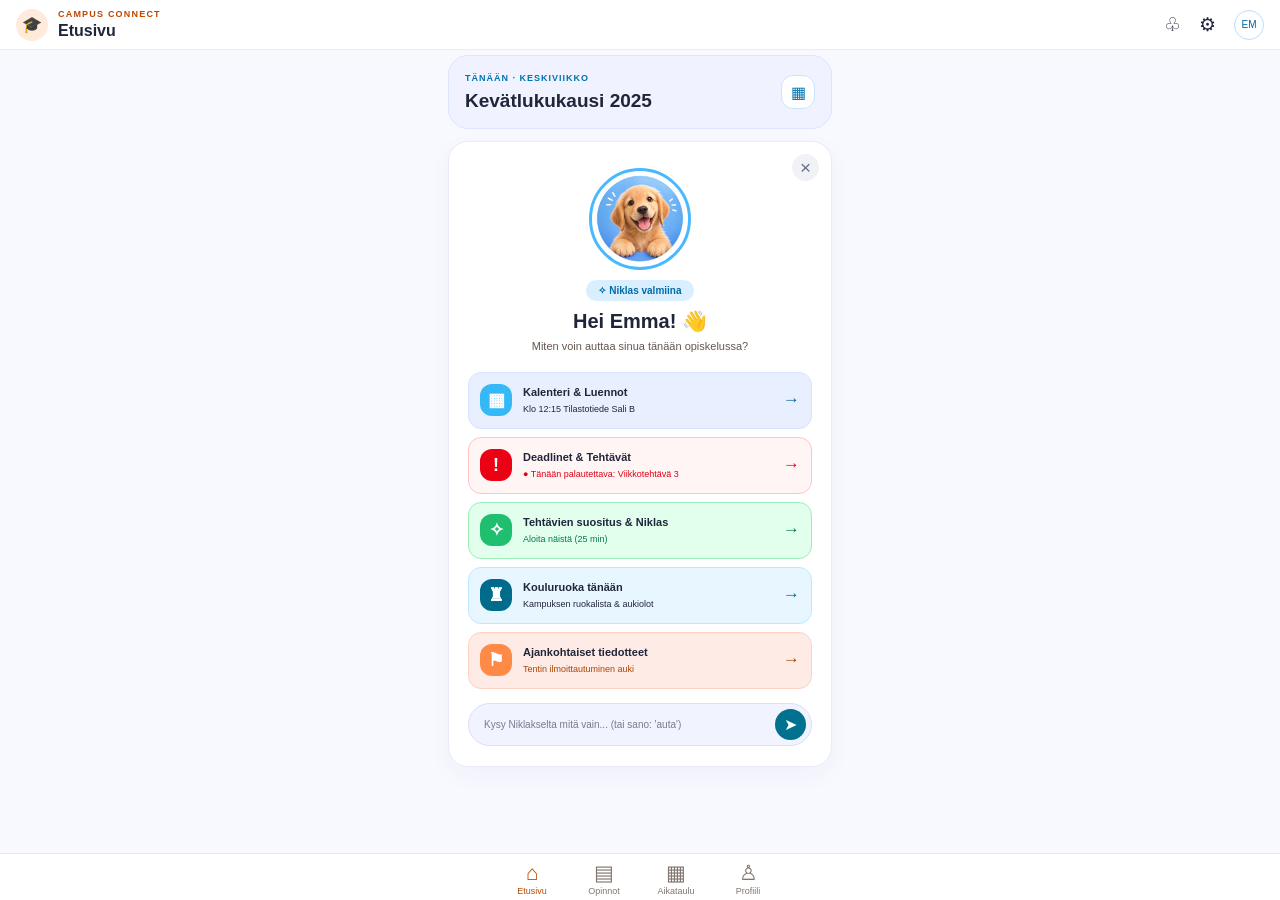
<file: Tekoälyavustaja/index.html>
<!DOCTYPE html>
<html lang="fi">
<head>
    <meta charset="UTF-8">
    <meta name="viewport" content="width=device-width, initial-scale=1.0">
    <meta name="description" content="Campus Connect - opiskelijan oma avustaja.">
    <title>Campus Connect – Etusivu</title>
    <link rel="stylesheet" href="style.css">
</head>
<body>

    <header class="topbar">
        <a class="brand" href="index.html" aria-label="Campus Connect, etusivu">
            <span class="brand-icon" aria-hidden="true">🎓</span>
            <span>
                <small>CAMPUS CONNECT</small>
                <strong>Etusivu</strong>
            </span>
        </a>

        <nav class="top-actions" aria-label="Päätoiminnot">
            <a href="#tiedotteet" aria-label="Tiedotteet">♧</a>
            <a href="profiili.html" aria-label="Asetukset ja profiili">⚙</a>
            <a class="initials" href="profiili.html">EM</a>
        </nav>
    </header>

    <main class="container">

        <section class="semester" aria-label="Lukukausi">
            <div>
                <p class="eyebrow">TÄNÄÄN · KESKIVIIKKO</p>
                <h1>Kevätlukukausi 2025</h1>
            </div>
            <span class="calendar-icon" aria-hidden="true">▦</span>
        </section>

        <section class="assistant-card" aria-labelledby="welcome-title">

            <button class="close-button" type="button"
                    aria-label="Piilota tervehdys"
                    onclick="document.querySelector('.welcome').hidden = true">
                ×
            </button>

            <div class="welcome">
                <img class="puppy"
                     src="niklas.png"
                     alt="Niklas-avustajan iloinen kultainennoutaja">

                <span class="status">✧ Niklas valmiina</span>

                <h2 id="welcome-title">Hei Emma! 👋</h2>
                <p>Miten voin auttaa sinua tänään opiskelussa?</p>
            </div>

            <nav class="quick-links" aria-label="Opiskelijan pikatoiminnot">

                <a class="action action-blue" href="aikataulu.html">
                    <span class="action-icon" aria-hidden="true">▦</span>
                    <span class="action-text">
                        <strong>Kalenteri &amp; Luennot</strong>
                        <small>Klo 12:15 Tilastotiede Sali B</small>
                    </span>
                    <span class="arrow" aria-hidden="true">→</span>
                </a>

                <a class="action action-red" href="opinnot.html">
                    <span class="action-icon" aria-hidden="true">!</span>
                    <span class="action-text">
                        <strong>Deadlinet &amp; Tehtävät</strong>
                        <small>● Tänään palautettava: Viikkotehtävä 3</small>
                    </span>
                    <span class="arrow" aria-hidden="true">→</span>
                </a>

                <a class="action action-green" href="chat.html">
                    <span class="action-icon" aria-hidden="true">✧</span>
                    <span class="action-text">
                        <strong>Tehtävien suositus &amp; Niklas</strong>
                        <small>Aloita näistä (25 min)</small>
                    </span>
                    <span class="arrow" aria-hidden="true">→</span>
                </a>

                <a class="action action-cyan" href="ruokailu.html">
                    <span class="action-icon" aria-hidden="true">♜</span>
                    <span class="action-text">
                        <strong>Kouluruoka tänään</strong>
                        <small>Kampuksen ruokalista &amp; aukiolot</small>
                    </span>
                    <span class="arrow" aria-hidden="true">→</span>
                </a>

                <a class="action action-orange" href="#tiedotteet" id="tiedotteet">
                    <span class="action-icon" aria-hidden="true">⚑</span>
                    <span class="action-text">
                        <strong>Ajankohtaiset tiedotteet</strong>
                        <small>Tentin ilmoittautuminen auki</small>
                    </span>
                    <span class="arrow" aria-hidden="true">→</span>
                </a>

            </nav>

            <form class="chat-form" action="chat.html" method="get">
                <label class="visually-hidden" for="question">
                    Kysy Niklakselta
                </label>
                <input id="question" name="q" type="text"
                       placeholder="Kysy Niklakselta mitä vain... (tai sano: 'auta')">
                <button type="submit" aria-label="Lähetä kysymys">➤</button>
            </form>

        </section>
    </main>

    <nav class="bottom-nav" aria-label="Alavalikko">
        <a class="nav-item active" href="index.html">
            <span aria-hidden="true">⌂</span>
            <small>Etusivu</small>
        </a>
        <a class="nav-item" href="opinnot.html">
            <span aria-hidden="true">▤</span>
            <small>Opinnot</small>
        </a>
        <a class="nav-item" href="aikataulu.html">
            <span aria-hidden="true">▦</span>
            <small>Aikataulu</small>
        </a>
        <a class="nav-item" href="profiili.html">
            <span aria-hidden="true">♙</span>
            <small>Profiili</small>
        </a>
    </nav>

</body>
</html>
</file>
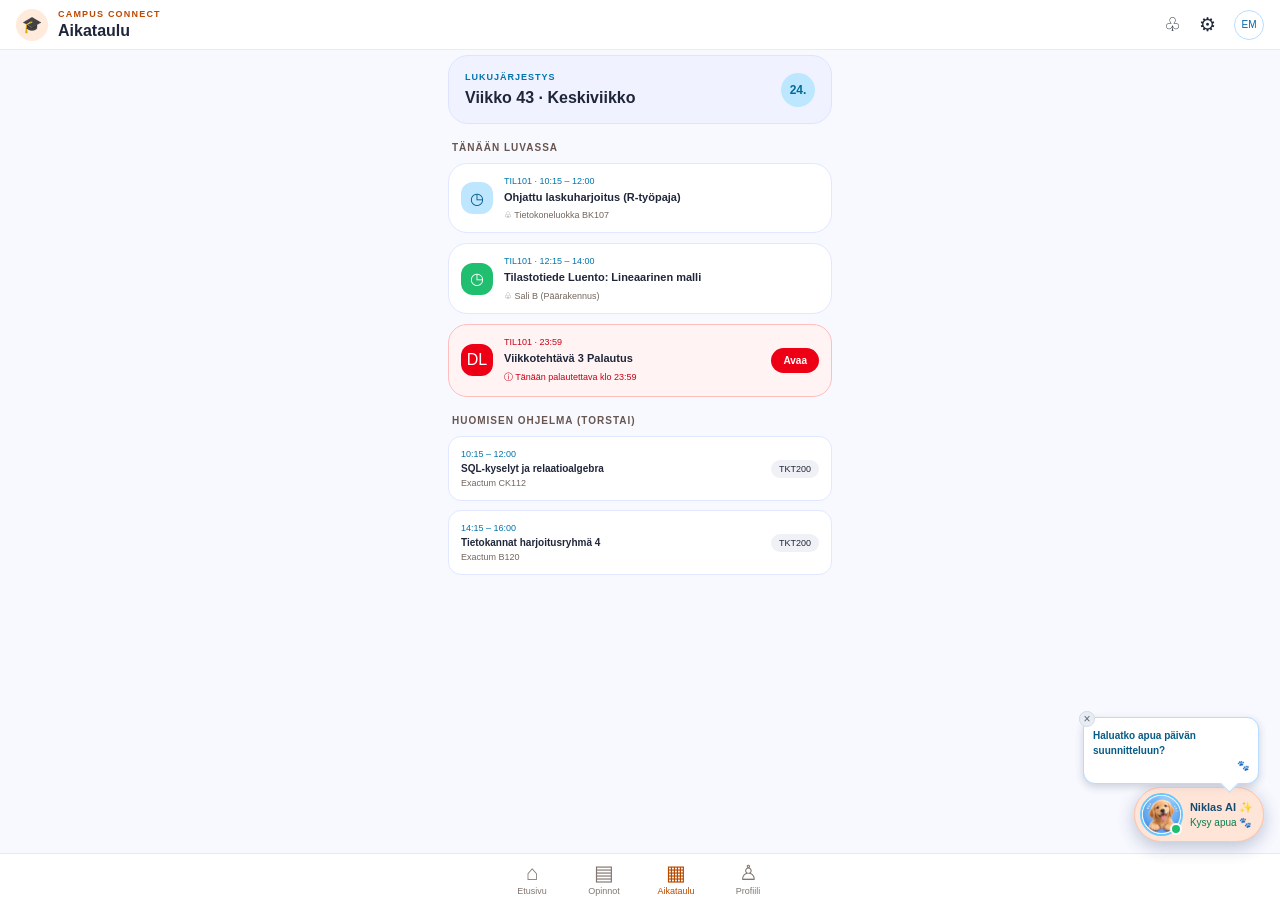
<file: Tekoälyavustaja/aikataulu.html>
<!-- Niklas-avustaja -->
<aside class="niklas-widget" aria-label="Niklas-avustaja">

    <!-- Avattu näkymä -->
    <div class="niklas-expanded" id="niklas-expanded">

        <div class="niklas-tip">
            <button
                class="niklas-close"
                id="niklas-close"
                type="button"
                aria-label="Pienennä Niklas-avustaja"
            >×</button>

            <strong>Tarkistetaanko R-koodia tai kurssien edistymistä?</strong>
            <span aria-hidden="true">🐾</span>
        </div>

        <button
            class="niklas-avatar-button"
            id="niklas-avatar-button"
            type="button"
            aria-label="Avaa Niklas-keskustelu"
        >
            <img src="niklas.png" alt="">
            <span class="niklas-online"></span>
        </button>

        <div class="niklas-name">
            <strong>Niklas AI ✨</strong>
            <small>Kysy apua 🐾</small>
        </div>

    </div>

    <!-- Pienennetty sininen laatikko -->
    <button
        class="niklas-collapsed"
        id="niklas-collapsed"
        type="button"
        aria-label="Avaa Niklas-avustaja"
        hidden
    >
        Niklas
    </button>

</aside>

<script>
    const niklasExpanded = document.getElementById("niklas-expanded");
    const niklasCollapsed = document.getElementById("niklas-collapsed");
    const niklasClose = document.getElementById("niklas-close");
    const niklasAvatar = document.getElementById("niklas-avatar-button");

    // Ruksi pienentää avustajan siniseksi laatikoksi.
    niklasClose.addEventListener("click", function () {
        niklasExpanded.hidden = true;
        niklasCollapsed.hidden = false;
    });

    // Sinistä laatikkoa painamalla avustaja avautuu uudelleen.
    niklasCollapsed.addEventListener("click", function () {
        niklasCollapsed.hidden = true;
        niklasExpanded.hidden = false;
    });

    // Koiran painaminen avaa keskustelun.
    niklasAvatar.addEventListener("click", function () {
        window.location.href = "chat.html";
    });
</script>

<!DOCTYPE html>
<html lang="fi">
<head>
    <meta charset="UTF-8">
    <meta name="viewport" content="width=device-width, initial-scale=1.0">
    <meta name="description" content="Campus Connectin lukujärjestys.">
    <title>Campus Connect – Aikataulu</title>
    <link rel="stylesheet" href="style.css">
    <style>
        .week-card {
            display: flex; justify-content: space-between; align-items: center;
            padding: 16px; margin-bottom: 16px;
            background: #f0f3ff; border: 1px solid #dce4ff; border-radius: 20px;
        }
        .week-card h1 { font-size: 16px; margin: 5px 0 0; }
        .week-number {
            display: grid; place-items: center; width: 34px; height: 34px;
            border-radius: 50%; background: #bce7ff; color: #006b9b;
            font-weight: bold; font-size: 12px;
        }
        .group-title {
            margin: 18px 4px 10px; font-size: 10px;
            letter-spacing: 1px; color: #67564f;
        }
        .event-card {
            display: flex; align-items: center; gap: 11px;
            padding: 12px; margin-bottom: 10px; border: 1px solid #e1e8ff;
            border-radius: 19px; background: white;
        }
        .event-icon {
            flex: 0 0 32px; height: 32px; display: grid; place-items: center;
            border-radius: 12px; background: #bfe6ff; color: #005b8d;
        }
        .event-details { flex: 1; min-width: 0; }
        .event-details small { display: block; color: #0074ac; font-size: 9px; margin-bottom: 4px; }
        .event-details h2 { font-size: 11px; margin: 0 0 5px; line-height: 1.4; }
        .event-details p { font-size: 9px; margin: 0; color: #74665e; }
        .event-green .event-icon { background: #20bf70; color: white; }
        .event-red { background: #fff3f3; border-color: #ffbebe; }
        .event-red .event-icon { background: #ed0015; color: white; }
        .event-red .event-details small, .event-red .event-details p { color: #c80014; }
        .open-button {
            border: 0; border-radius: 20px; padding: 7px 12px;
            background: #ed0015; color: white; font-size: 10px;
            font-weight: bold; cursor: pointer;
        }
        .tomorrow-card {
            display: flex; justify-content: space-between; align-items: center;
            gap: 8px; padding: 12px; margin-bottom: 9px;
            background: white; border: 1px solid #e1e8ff; border-radius: 13px;
        }
        .tomorrow-card strong { display: block; font-size: 10px; margin: 4px 0; }
        .tomorrow-card small { display: block; color: #0074ac; font-size: 9px; }
        .tomorrow-card p { margin: 0; color: #74665e; font-size: 9px; }
        .course-tag { background: #f0f1f6; padding: 4px 8px; border-radius: 12px; font-size: 9px; white-space: nowrap; }
    </style>
</head>
<body>
<header class="topbar">
    <a class="brand" href="index.html">
        <span class="brand-icon" aria-hidden="true">🎓</span>
        <span><small>CAMPUS CONNECT</small><strong>Aikataulu</strong></span>
    </a>
    <nav class="top-actions" aria-label="Päätoiminnot">
        <a href="opinnot.html" aria-label="Opinnot">♧</a>
        <a href="profiili.html" aria-label="Asetukset">⚙</a>
        <a class="initials" href="profiili.html">EM</a>
    </nav>
</header>

<main class="container">
    <section class="week-card">
        <div>
            <p class="eyebrow">LUKUJÄRJESTYS</p>
            <h1>Viikko 43 · Keskiviikko</h1>
        </div>
        <span class="week-number">24.</span>
    </section>

    <h2 class="group-title">TÄNÄÄN LUVASSA</h2>

    <article class="event-card">
        <span class="event-icon" aria-hidden="true">◷</span>
        <div class="event-details">
            <small>TIL101 · 10:15 – 12:00</small>
            <h2>Ohjattu laskuharjoitus (R-työpaja)</h2>
            <p>♧ Tietokoneluokka BK107</p>
        </div>
    </article>

    <article class="event-card event-green">
        <span class="event-icon" aria-hidden="true">◷</span>
        <div class="event-details">
            <small>TIL101 · 12:15 – 14:00</small>
            <h2>Tilastotiede Luento: Lineaarinen malli</h2>
            <p>♧ Sali B (Päärakennus)</p>
        </div>
    </article>

    <article class="event-card event-red">
        <span class="event-icon" aria-hidden="true">DL</span>
        <div class="event-details">
            <small>TIL101 · 23:59</small>
            <h2>Viikkotehtävä 3 Palautus</h2>
            <p>ⓘ Tänään palautettava klo 23:59</p>
        </div>
        <button class="open-button" type="button"
                onclick="alert('Tämä on esimerkkitoiminto.')">Avaa</button>
    </article>

    <h2 class="group-title">HUOMISEN OHJELMA (TORSTAI)</h2>

    <article class="tomorrow-card">
        <div>
            <small>10:15 – 12:00</small>
            <strong>SQL-kyselyt ja relaatioalgebra</strong>
            <p>Exactum CK112</p>
        </div>
        <span class="course-tag">TKT200</span>
    </article>

    <article class="tomorrow-card">
        <div>
            <small>14:15 – 16:00</small>
            <strong>Tietokannat harjoitusryhmä 4</strong>
            <p>Exactum B120</p>
        </div>
        <span class="course-tag">TKT200</span>
    </article>
</main>

<nav class="bottom-nav" aria-label="Alavalikko">
    <a class="nav-item" href="index.html"><span aria-hidden="true">⌂</span><small>Etusivu</small></a>
    <a class="nav-item" href="opinnot.html"><span aria-hidden="true">▤</span><small>Opinnot</small></a>
    <a class="nav-item active" href="aikataulu.html" aria-current="page"><span aria-hidden="true">▦</span><small>Aikataulu</small></a>
    <a class="nav-item" href="profiili.html"><span aria-hidden="true">♙</span><small>Profiili</small></a>
</nav>

<aside class="niklas-widget" aria-label="Niklas-avustaja">
    <button class="niklas-collapsed" id="niklas-collapsed" type="button" hidden>Niklas</button>
    <div class="niklas-expanded" id="niklas-expanded">
        <div class="niklas-tip">
            <button class="niklas-close" id="niklas-close" type="button" aria-label="Pienennä avustaja">×</button>
            <strong>Haluatko apua päivän suunnitteluun?</strong><span aria-hidden="true">🐾</span>
        </div>
        <button class="niklas-avatar-button" id="niklas-avatar-button" type="button" aria-label="Avaa Niklas-keskustelu">
            <img src="niklas.png" alt=""><span class="niklas-online"></span>
        </button>
        <div class="niklas-name"><strong>Niklas AI ✨</strong><small>Kysy apua 🐾</small></div>
    </div>
</aside>
<script>
    const expanded = document.getElementById("niklas-expanded");
    const collapsed = document.getElementById("niklas-collapsed");
    document.getElementById("niklas-close").addEventListener("click", () => {
        expanded.hidden = true;
        collapsed.hidden = false;
    });
    collapsed.addEventListener("click", () => {
        collapsed.hidden = true;
        expanded.hidden = false;
    });
    document.getElementById("niklas-avatar-button").addEventListener("click", () => {
        window.location.href = "chat.html";
    });
</script>
</body>
</html>
</file>
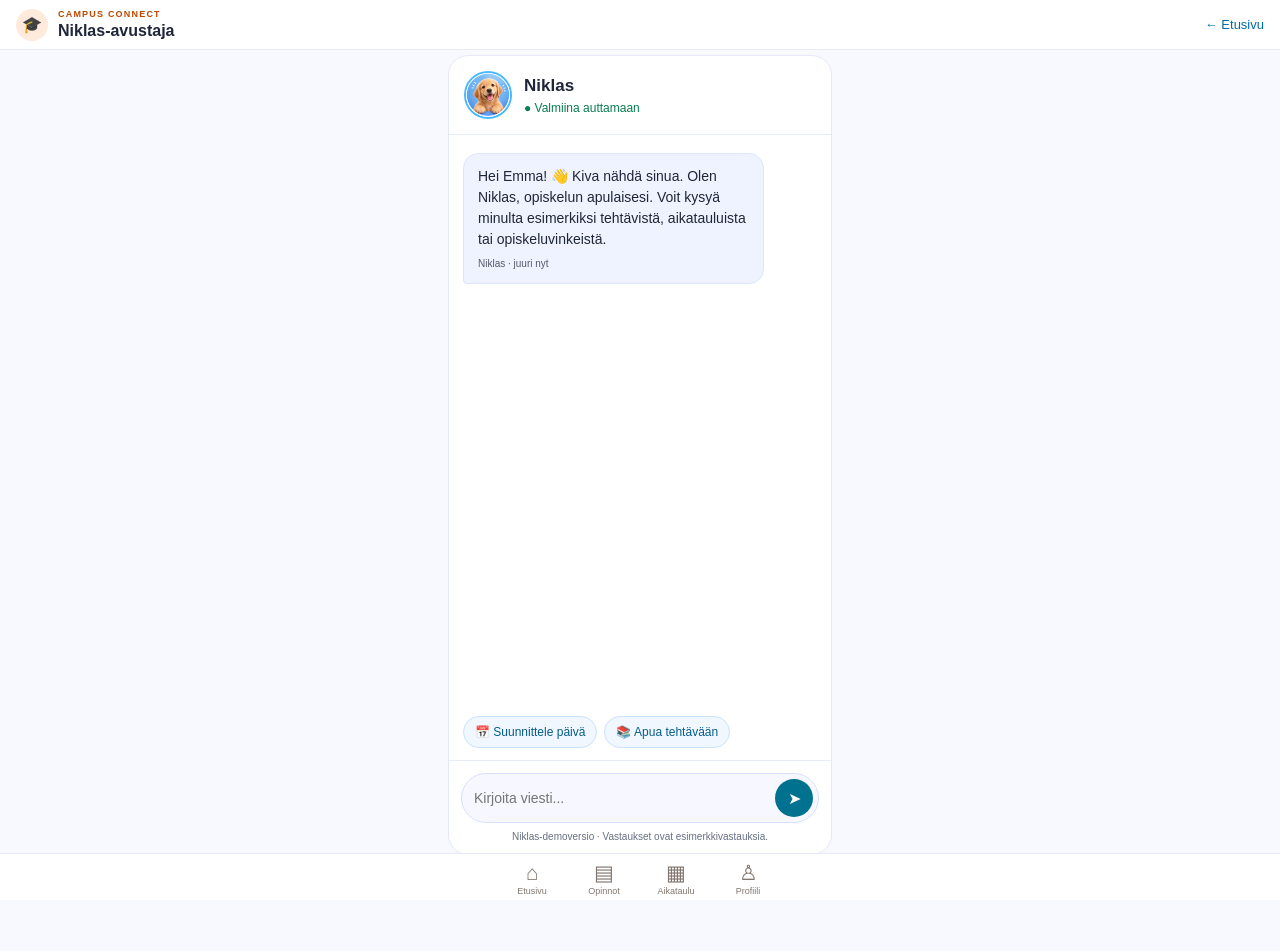
<file: Tekoälyavustaja/chat.html>
<!DOCTYPE html>
<html lang="fi">
<head>
    <meta charset="UTF-8">
    <meta name="viewport" content="width=device-width, initial-scale=1.0">
    <meta name="description" content="Keskustele Niklas-opiskeluavustajan kanssa.">
    <title>Campus Connect – Niklas-avustaja</title>
    <link rel="stylesheet" href="style.css">
    <style>
        .chat-page {
            display: flex;
            flex-direction: column;
            height: calc(100dvh - 100px);
            min-height: 400px;
            max-height: 850px;
            background: white;
            border: 1px solid #e5e9f7;
            border-radius: 20px;
            overflow: hidden;
        }

        .chat-header {
            display: flex;
            align-items: center;
            gap: 12px;
            padding: 15px;
            border-bottom: 1px solid #e8ebf8;
        }

        .chat-header img {
            width: 48px;
            height: 48px;
            border-radius: 50%;
            object-fit: cover;
            border: 2px solid #49b9ff;
        }

        .chat-header h1 {
            font-size: 17px;
            margin: 0 0 5px;
        }

        .chat-header p {
            margin: 0;
            font-size: 12px;
            color: #087d50;
        }

        .back-link {
            margin-left: auto;
            color: #006ba4;
            font-size: 13px;
        }

        .conversation {
            flex: 1;
            overflow-y: auto;
            padding: 18px 14px;
            display: flex;
            flex-direction: column;
            gap: 14px;
        }

        .message {
            max-width: 85%;
            padding: 12px 14px;
            border-radius: 15px;
            font-size: 14px;
            line-height: 1.5;
            overflow-wrap: anywhere;
        }

        .message p {
            margin: 0;
        }

        .assistant-message {
            align-self: flex-start;
            background: #eef3ff;
            border: 1px solid #dce5ff;
            border-bottom-left-radius: 4px;
        }

        .user-message {
            align-self: flex-end;
            color: white;
            background: #087baf;
            border-bottom-right-radius: 4px;
        }

        .message small {
            display: block;
            margin-top: 6px;
            font-size: 10px;
            opacity: 0.75;
        }

        .suggestions {
            padding: 0 14px 12px;
            display: flex;
            flex-wrap: wrap;
            gap: 7px;
        }

        .suggestions button {
            border: 1px solid #c9e3ff;
            background: #f0f7ff;
            color: #075c8b;
            border-radius: 20px;
            padding: 8px 11px;
            font-size: 12px;
            cursor: pointer;
        }

        .chat-input-area {
            padding: 12px;
            border-top: 1px solid #e8ebf8;
        }

        .chat-input-area form {
            display: flex;
            align-items: center;
            gap: 8px;
            padding: 5px 5px 5px 12px;
            border: 1px solid #d8dfff;
            border-radius: 25px;
            background: #f7f8ff;
        }

        .chat-input-area input {
            flex: 1;
            min-width: 0;
            padding: 10px 0;
            border: 0;
            outline: none;
            background: transparent;
            color: #20263a;
            font-size: 14px;
        }

        .chat-input-area form button {
            flex: 0 0 38px;
            height: 38px;
            border: 0;
            border-radius: 50%;
            color: white;
            background: #00718e;
            cursor: pointer;
        }

        .chat-input-area form button:focus-visible,
        .suggestions button:focus-visible,
        .back-link:focus-visible {
            outline: 3px solid #ff9d42;
            outline-offset: 3px;
        }

        .notice {
            margin: 8px 0 0;
            text-align: center;
            font-size: 10px;
            color: #666f82;
        }

        @media (max-width: 420px) {
            .chat-page {
                height: calc(100dvh - 112px);
                min-height: 360px;
                border-radius: 14px;
            }

            .message {
                max-width: 92%;
            }

            .conversation {
                padding: 14px 10px;
            }
        }
    </style>
</head>
<body>

    <header class="topbar">
        <a class="brand" href="index.html">
            <span class="brand-icon" aria-hidden="true">🎓</span>
            <span>
                <small>CAMPUS CONNECT</small>
                <strong>Niklas-avustaja</strong>
            </span>
        </a>

        <a class="back-link" href="index.html">← Etusivu</a>
    </header>

    <main class="container">
        <section class="chat-page" aria-label="Keskustelu Niklaksen kanssa">

            <header class="chat-header">
                <img src="niklas.png" alt="Niklas, kultainennoutaja-avustaja">
                <div>
                    <h1>Niklas</h1>
                    <p>● Valmiina auttamaan</p>
                </div>
            </header>

            <section class="conversation"
                     id="conversation"
                     aria-label="Keskusteluviestit"
                     aria-live="polite"
                     aria-relevant="additions">

                <article class="message assistant-message">
                    <p>Hei Emma! 👋 Kiva nähdä sinua. Olen Niklas, opiskelun apulaisesi. Voit kysyä minulta esimerkiksi tehtävistä, aikatauluista tai opiskeluvinkeistä.</p>
                    <small>Niklas · juuri nyt</small>
                </article>

            </section>

            <div class="suggestions" aria-label="Esimerkkikysymykset">
                <button type="button" data-question="Auta minua suunnittelemaan opiskelupäivä.">
                    📅 Suunnittele päivä
                </button>
                <button type="button" data-question="Miten aloitan vaikean koulutehtävän?">
                    📚 Apua tehtävään
                </button>
            </div>

            <div class="chat-input-area">
                <form id="chat-form">
                    <label class="visually-hidden" for="chat-input">
                        Kirjoita viestisi Niklakselle
                    </label>
                    <input
                        id="chat-input"
                        name="message"
                        type="text"
                        placeholder="Kirjoita viesti..."
                        autocomplete="off"
                        required
                    >
                    <button type="submit" aria-label="Lähetä viesti">➤</button>
                </form>
                <p class="notice">Niklas-demoversio · Vastaukset ovat esimerkkivastauksia.</p>
            </div>

        </section>
    </main>

    <nav class="bottom-nav" aria-label="Alavalikko">
        <a class="nav-item" href="index.html">
            <span aria-hidden="true">⌂</span>
            <small>Etusivu</small>
        </a>
        <a class="nav-item" href="opinnot.html">
            <span aria-hidden="true">▤</span>
            <small>Opinnot</small>
        </a>
        <a class="nav-item" href="aikataulu.html">
            <span aria-hidden="true">▦</span>
            <small>Aikataulu</small>
        </a>
        <a class="nav-item" href="profiili.html">
            <span aria-hidden="true">♙</span>
            <small>Profiili</small>
        </a>
    </nav>

    <script>
        const form = document.getElementById("chat-form");
        const input = document.getElementById("chat-input");
        const conversation = document.getElementById("conversation");
        const suggestions = document.querySelectorAll("[data-question]");

        function addMessage(text, sender) {
            const article = document.createElement("article");
            article.classList.add("message");

            if (sender === "user") {
                article.classList.add("user-message");
            } else {
                article.classList.add("assistant-message");
            }

            const paragraph = document.createElement("p");
            paragraph.textContent = text;

            const time = document.createElement("small");
            time.textContent = sender === "user" ? "Sinä" : "Niklas";

            article.append(paragraph, time);
            conversation.appendChild(article);
            conversation.scrollTop = conversation.scrollHeight;
        }

        function getReply(message) {
            const text = message.toLowerCase();

            if (text.includes("päivä") || text.includes("aikataulu")) {
                return "Aloitetaan tärkeimmästä! 📅 Kirjaa ensin päivän pakolliset tehtävät. Valitse sitten yksi tehtävä, johon keskityt seuraavat 25 minuuttia, ja pidä sen jälkeen lyhyt tauko.";
            }

            if (text.includes("tehtävä") || text.includes("opiskelu")) {
                return "Pilko tehtävä pieniin osiin. 📚 Lue ensin ohje, kirjoita ylös mitä pitää tehdä ja aloita helpoimmasta kohdasta. Näin pääset liikkeelle ilman, että kaikkea tarvitsee ratkaista kerralla.";
            }

            if (text.includes("hei") || text.includes("moi")) {
                return "Hei! 👋 Mitä opiskeluasiaa haluaisit tänään selvittää?";
            }

            return "Hyvä kysymys! 😊 Tämä on Niklaksen demoversio, joten en vielä osaa vastata kaikkiin kysymyksiin. Voit kysyä minulta opiskelun suunnittelusta tai koulutehtävien aloittamisesta.";
        }

        function sendMessage(message) {
            const cleaned = message.trim();

            if (!cleaned) {
                return;
            }

            addMessage(cleaned, "user");
            input.value = "";

            addMessage(getReply(cleaned), "assistant");
            input.focus();
        }

        form.addEventListener("submit", function(event) {
            event.preventDefault();
            sendMessage(input.value);
        });

        suggestions.forEach(function(button) {
            button.addEventListener("click", function() {
                sendMessage(button.dataset.question);
            });
        });
    </script>

</body>
</html>
</file>
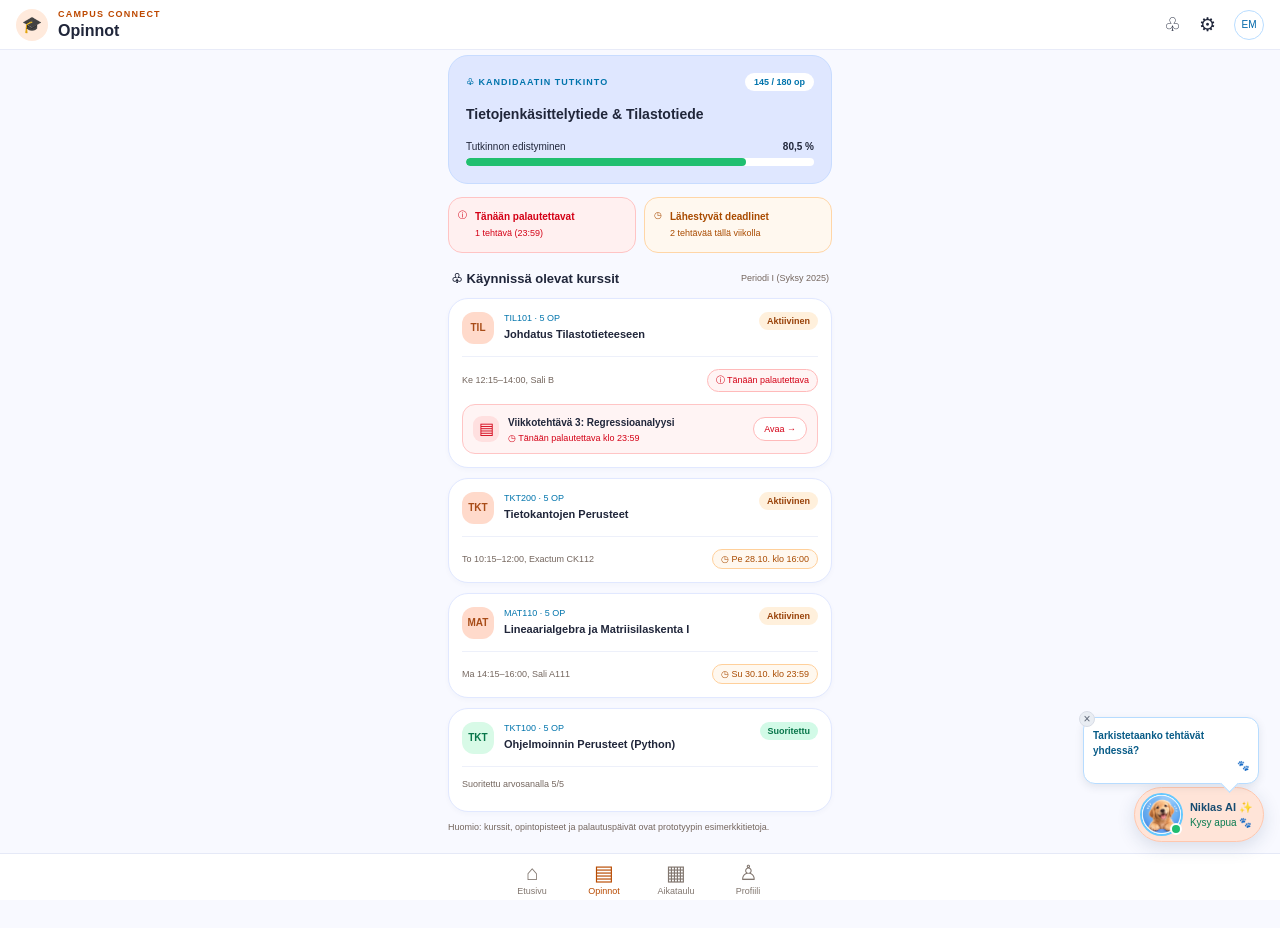
<file: Tekoälyavustaja/opinnot.html>
<!DOCTYPE html>
<html lang="fi">
<head>
    <meta charset="UTF-8">
    <meta name="viewport" content="width=device-width, initial-scale=1.0">
    <meta name="description" content="Seuraa opintojasi, kurssejasi ja tehtävien palautuspäiviä Campus Connectissa.">
    <title>Campus Connect – Opinnot</title>
    <link rel="stylesheet" href="style.css">

    <style>
        .study-progress {
            padding: 17px;
            margin-bottom: 13px;
            background: #dfe7ff;
            border: 1px solid #c8dcff;
            border-radius: 20px;
        }

        .study-top {
            display: flex;
            justify-content: space-between;
            align-items: center;
            gap: 8px;
            margin-bottom: 13px;
        }

        .study-top p {
            margin: 0;
            color: #0074ac;
            font-size: 9px;
            font-weight: bold;
            letter-spacing: 1px;
        }

        .credits {
            padding: 4px 9px;
            border-radius: 12px;
            background: white;
            color: #0074ac;
            font-size: 9px;
            font-weight: bold;
            white-space: nowrap;
        }

        .study-progress h1 {
            margin: 0 0 16px;
            font-size: 14px;
            line-height: 1.5;
        }

        .progress-labels {
            display: flex;
            justify-content: space-between;
            gap: 8px;
            margin-bottom: 6px;
            font-size: 10px;
        }

        .progress-track {
            height: 8px;
            overflow: hidden;
            border-radius: 10px;
            background: white;
        }

        .progress-fill {
            width: 80.5%;
            height: 100%;
            border-radius: inherit;
            background: #20bf70;
        }

        .deadline-summary {
            display: grid;
            grid-template-columns: 1fr 1fr;
            gap: 8px;
            margin-bottom: 18px;
        }

        .deadline-box {
            display: flex;
            align-items: flex-start;
            gap: 8px;
            padding: 11px 9px;
            border-radius: 14px;
            font-size: 9px;
            line-height: 1.5;
        }

        .deadline-box strong {
            display: block;
            font-size: 10px;
        }

        .deadline-box p {
            margin: 3px 0 0;
        }

        .deadline-today {
            background: #fff0f0;
            border: 1px solid #ffc4c4;
            color: #d40016;
        }

        .deadline-soon {
            background: #fff8ef;
            border: 1px solid #ffd6a7;
            color: #a94b00;
        }

        .section-heading {
            display: flex;
            justify-content: space-between;
            align-items: center;
            gap: 8px;
            margin: 0 3px 12px;
        }

        .section-heading h2 {
            margin: 0;
            font-size: 13px;
        }

        .section-heading p {
            margin: 0;
            color: #74665e;
            font-size: 9px;
            text-align: right;
        }

        .course-card {
            padding: 13px;
            margin-bottom: 10px;
            background: white;
            border: 1px solid #e1e8ff;
            border-radius: 20px;
            box-shadow: 0 2px 5px rgb(30 60 120 / 3%);
        }

        .course-header {
            display: flex;
            align-items: center;
            gap: 10px;
        }

        .course-icon {
            display: grid;
            place-items: center;
            flex: 0 0 32px;
            width: 32px;
            height: 32px;
            border-radius: 12px;
            background: #ffdacb;
            color: #a84c18;
            font-size: 10px;
            font-weight: bold;
        }

        .course-info {
            flex: 1;
            min-width: 0;
        }

        .course-info small {
            display: block;
            margin-bottom: 3px;
            color: #0074ac;
            font-size: 9px;
        }

        .course-info h3 {
            margin: 0;
            font-size: 11px;
            line-height: 1.5;
        }

        .status {
            align-self: flex-start;
            padding: 4px 8px;
            border-radius: 12px;
            font-size: 9px;
            font-weight: bold;
            white-space: nowrap;
        }

        .status-active {
            background: #fff0dc;
            color: #99420a;
        }

        .status-done {
            background: #d2fae7;
            color: #08764a;
        }

        .course-divider {
            height: 1px;
            margin: 12px 0;
            background: #edf0fa;
        }

        .course-schedule {
            display: flex;
            justify-content: space-between;
            align-items: center;
            flex-wrap: wrap;
            gap: 8px;
            color: #74665e;
            font-size: 9px;
        }

        .deadline-pill {
            display: inline-flex;
            align-items: center;
            gap: 4px;
            padding: 4px 8px;
            border: 1px solid #ffbaba;
            border-radius: 15px;
            background: #fff4f4;
            color: #d40016;
            font-size: 9px;
        }

        .deadline-pill.soon {
            border-color: #ffd09b;
            background: #fff8ef;
            color: #a94b00;
        }

        .assignment {
            display: flex;
            align-items: center;
            gap: 9px;
            padding: 10px;
            margin-top: 12px;
            border: 1px solid #ffc5c5;
            border-radius: 13px;
            background: #fff4f4;
        }

        .assignment-icon {
            display: grid;
            place-items: center;
            flex: 0 0 26px;
            width: 26px;
            height: 26px;
            border-radius: 9px;
            background: #ffe0e0;
            color: #d40016;
        }

        .assignment-info {
            flex: 1;
            min-width: 0;
        }

        .assignment-info strong {
            display: block;
            font-size: 10px;
            line-height: 1.5;
        }

        .assignment-info small {
            display: block;
            margin-top: 3px;
            color: #d40016;
            font-size: 9px;
        }

        .assignment button {
            padding: 6px 10px;
            border: 1px solid #ffbaba;
            border-radius: 12px;
            background: white;
            color: #d40016;
            font-size: 9px;
            cursor: pointer;
        }

        .completed-course .course-icon {
            background: #d8fae7;
            color: #08764a;
        }

        .completed-note {
            color: #74665e;
            font-size: 9px;
        }

        button:focus-visible,
        a:focus-visible {
            outline: 3px solid #ff9d42;
            outline-offset: 3px;
        }

        @media (max-width: 360px) {
            .deadline-summary {
                grid-template-columns: 1fr;
            }

            .course-card {
                padding: 10px;
            }

            .section-heading h2 {
                font-size: 12px;
            }
        }
    </style>
</head>

<body>

<header class="topbar">
    <a class="brand" href="index.html">
        <span class="brand-icon" aria-hidden="true">🎓</span>
        <span>
            <small>CAMPUS CONNECT</small>
            <strong>Opinnot</strong>
        </span>
    </a>

    <nav class="top-actions" aria-label="Päätoiminnot">
        <a href="aikataulu.html" aria-label="Aikataulu">♧</a>
        <a href="profiili.html" aria-label="Profiili ja asetukset">⚙</a>
        <a class="initials" href="profiili.html" aria-label="Oma profiili">EM</a>
    </nav>
</header>

<main class="container">

    <!-- Tutkinnon edistyminen -->
    <section class="study-progress" aria-labelledby="degree-title">
        <div class="study-top">
            <p>♧ KANDIDAATIN TUTKINTO</p>
            <span class="credits">145 / 180 op</span>
        </div>

        <h1 id="degree-title">Tietojenkäsittelytiede &amp; Tilastotiede</h1>

        <div class="progress-labels">
            <span>Tutkinnon edistyminen</span>
            <strong>80,5 %</strong>
        </div>

        <div
            class="progress-track"
            role="progressbar"
            aria-label="Tutkinnon edistyminen"
            aria-valuenow="80.5"
            aria-valuemin="0"
            aria-valuemax="100"
        >
            <div class="progress-fill"></div>
        </div>
    </section>

    <!-- Deadline-yhteenveto -->
    <section class="deadline-summary" aria-label="Tehtävien määräajat">
        <div class="deadline-box deadline-today">
            <span aria-hidden="true">ⓘ</span>
            <div>
                <strong>Tänään palautettavat</strong>
                <p>1 tehtävä (23:59)</p>
            </div>
        </div>

        <div class="deadline-box deadline-soon">
            <span aria-hidden="true">◷</span>
            <div>
                <strong>Lähestyvät deadlinet</strong>
                <p>2 tehtävää tällä viikolla</p>
            </div>
        </div>
    </section>

    <!-- Kurssit -->
    <section aria-labelledby="courses-title">
        <div class="section-heading">
            <h2 id="courses-title">♧ Käynnissä olevat kurssit</h2>
            <p>Periodi I (Syksy 2025)</p>
        </div>

        <article class="course-card">
            <div class="course-header">
                <span class="course-icon" aria-hidden="true">TIL</span>
                <div class="course-info">
                    <small>TIL101 · 5 OP</small>
                    <h3>Johdatus Tilastotieteeseen</h3>
                </div>
                <span class="status status-active">Aktiivinen</span>
            </div>

            <div class="course-divider"></div>

            <div class="course-schedule">
                <span>Ke 12:15–14:00, Sali B</span>
                <span class="deadline-pill">ⓘ Tänään palautettava</span>
            </div>

            <div class="assignment">
                <span class="assignment-icon" aria-hidden="true">▤</span>
                <div class="assignment-info">
                    <strong>Viikkotehtävä 3: Regressioanalyysi</strong>
                    <small>◷ Tänään palautettava klo 23:59</small>
                </div>
                <button type="button" onclick="alert('Tehtävän tarkempi näkymä voidaan lisätä myöhemmin.')">
                    Avaa →
                </button>
            </div>
        </article>

        <article class="course-card">
            <div class="course-header">
                <span class="course-icon" aria-hidden="true">TKT</span>
                <div class="course-info">
                    <small>TKT200 · 5 OP</small>
                    <h3>Tietokantojen Perusteet</h3>
                </div>
                <span class="status status-active">Aktiivinen</span>
            </div>

            <div class="course-divider"></div>

            <div class="course-schedule">
                <span>To 10:15–12:00, Exactum CK112</span>
                <span class="deadline-pill soon">◷ Pe 28.10. klo 16:00</span>
            </div>
        </article>

        <article class="course-card">
            <div class="course-header">
                <span class="course-icon" aria-hidden="true">MAT</span>
                <div class="course-info">
                    <small>MAT110 · 5 OP</small>
                    <h3>Lineaarialgebra ja Matriisilaskenta I</h3>
                </div>
                <span class="status status-active">Aktiivinen</span>
            </div>

            <div class="course-divider"></div>

            <div class="course-schedule">
                <span>Ma 14:15–16:00, Sali A111</span>
                <span class="deadline-pill soon">◷ Su 30.10. klo 23:59</span>
            </div>
        </article>

        <article class="course-card completed-course">
            <div class="course-header">
                <span class="course-icon" aria-hidden="true">TKT</span>
                <div class="course-info">
                    <small>TKT100 · 5 OP</small>
                    <h3>Ohjelmoinnin Perusteet (Python)</h3>
                </div>
                <span class="status status-done">Suoritettu</span>
            </div>

            <div class="course-divider"></div>
            <p class="completed-note">Suoritettu arvosanalla 5/5</p>
        </article>
    </section>

    <p class="completed-note">
        Huomio: kurssit, opintopisteet ja palautuspäivät ovat prototyypin esimerkkitietoja.
    </p>

</main>

<!-- Alavalikko -->
<nav class="bottom-nav" aria-label="Alavalikko">
    <a class="nav-item" href="index.html">
        <span aria-hidden="true">⌂</span>
        <small>Etusivu</small>
    </a>
    <a class="nav-item active" href="opinnot.html" aria-current="page">
        <span aria-hidden="true">▤</span>
        <small>Opinnot</small>
    </a>
    <a class="nav-item" href="aikataulu.html">
        <span aria-hidden="true">▦</span>
        <small>Aikataulu</small>
    </a>
    <a class="nav-item" href="profiili.html">
        <span aria-hidden="true">♙</span>
        <small>Profiili</small>
    </a>
</nav>

<!-- Niklas-avustaja -->
<aside class="niklas-widget" aria-label="Niklas-avustaja">
    <button
        class="niklas-collapsed"
        id="niklas-collapsed"
        type="button"
        aria-label="Avaa Niklas-avustaja"
        hidden
    >Niklas</button>

    <div class="niklas-expanded" id="niklas-expanded">
        <div class="niklas-tip">
            <button
                class="niklas-close"
                id="niklas-close"
                type="button"
                aria-label="Pienennä avustaja"
            >×</button>
            <strong>Tarkistetaanko tehtävät yhdessä?</strong>
            <span aria-hidden="true">🐾</span>
        </div>

        <button
            class="niklas-avatar-button"
            id="niklas-avatar-button"
            type="button"
            aria-label="Avaa Niklas-keskustelu"
        >
            <img src="niklas.png" alt="">
            <span class="niklas-online"></span>
        </button>

        <div class="niklas-name">
            <strong>Niklas AI ✨</strong>
            <small>Kysy apua 🐾</small>
        </div>
    </div>
</aside>

<script>
    const niklasExpanded = document.getElementById("niklas-expanded");
    const niklasCollapsed = document.getElementById("niklas-collapsed");

    document.getElementById("niklas-close").addEventListener("click", function () {
        niklasExpanded.hidden = true;
        niklasCollapsed.hidden = false;
    });

    niklasCollapsed.addEventListener("click", function () {
        niklasCollapsed.hidden = true;
        niklasExpanded.hidden = false;
    });

    document.getElementById("niklas-avatar-button").addEventListener("click", function () {
        window.location.href = "chat.html";
    });
</script>

</body>
</html>
</file>
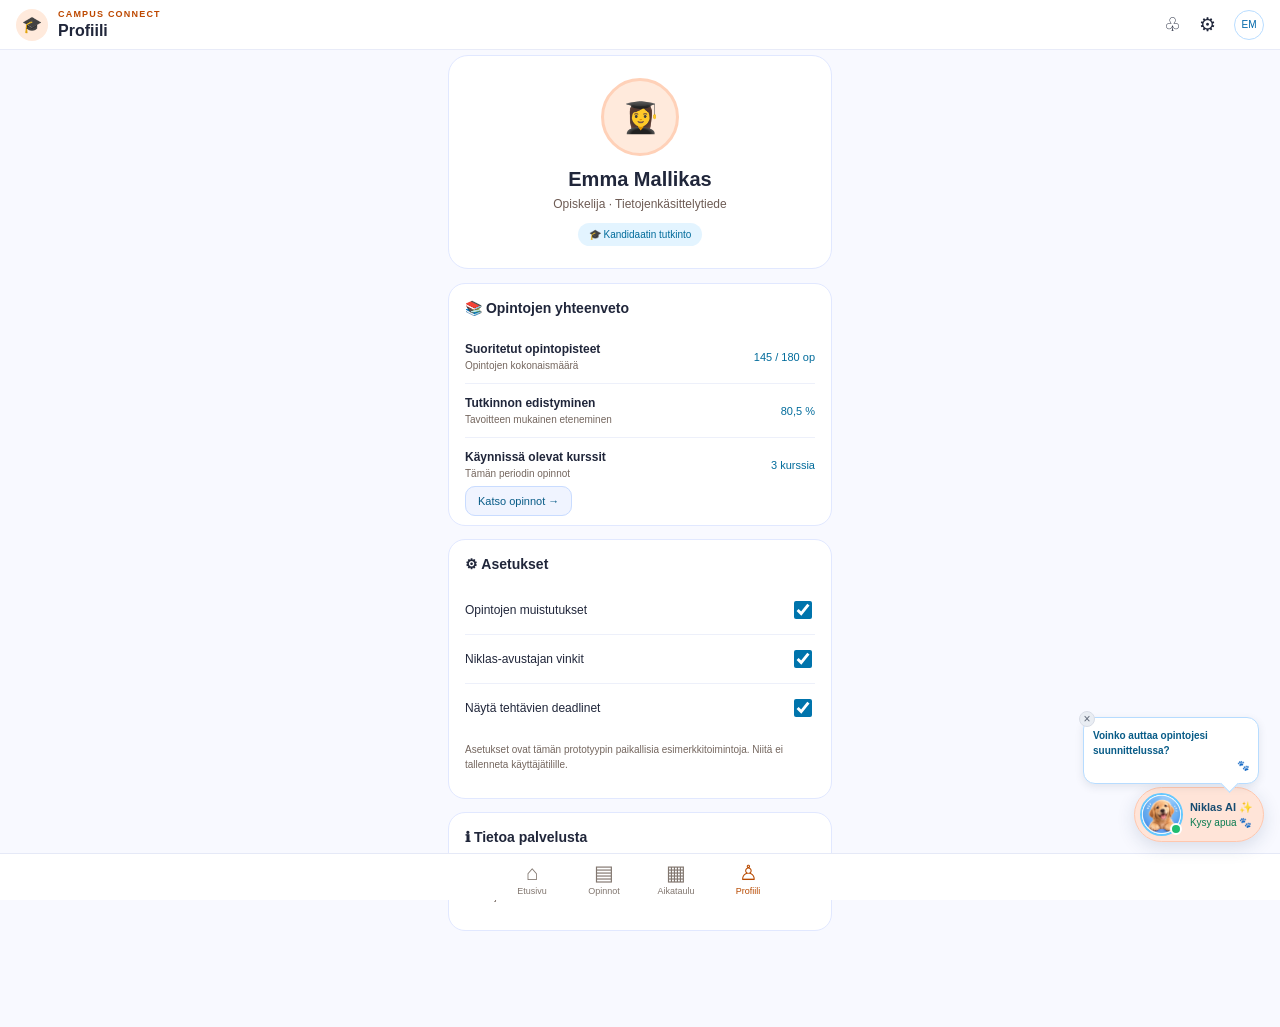
<file: Tekoälyavustaja/profiili.html>
<!DOCTYPE html>
<html lang="fi">
<head>
    <meta charset="UTF-8">
    <meta name="viewport" content="width=device-width, initial-scale=1.0">
    <meta name="description" content="Campus Connectin käyttäjäprofiili ja asetukset.">
    <title>Campus Connect – Profiili</title>
    <link rel="stylesheet" href="style.css">
    <style>
        .profile-card {
            padding: 22px 16px;
            margin-bottom: 14px;
            background: white;
            border: 1px solid #e1e8ff;
            border-radius: 20px;
            text-align: center;
        }
        .profile-avatar {
            width: 78px; height: 78px;
            display: grid; place-items: center;
            margin: 0 auto 12px;
            border-radius: 50%;
            background: #ffeadc;
            border: 3px solid #ffd1b8;
            font-size: 30px;
        }
        .profile-card h1 { margin: 0 0 6px; font-size: 20px; }
        .profile-card > p { margin: 0; color: #6e5c55; font-size: 12px; }
        .profile-tag {
            display: inline-block; margin-top: 12px;
            padding: 6px 11px; border-radius: 15px;
            color: #006b9b; background: #e3f4ff; font-size: 10px;
        }
        .profile-section {
            padding: 16px; margin-bottom: 13px;
            background: white; border: 1px solid #e1e8ff;
            border-radius: 17px;
        }
        .profile-section h2 { margin: 0 0 14px; font-size: 14px; }
        .profile-row {
            display: flex; justify-content: space-between;
            align-items: center; gap: 12px;
            padding: 12px 0; border-top: 1px solid #edf0fa;
        }
        .profile-row:first-of-type { border-top: 0; }
        .profile-row strong { display: block; font-size: 12px; }
        .profile-row small { display: block; margin-top: 4px; color: #74665e; font-size: 10px; }
        .profile-value { font-size: 11px; color: #006b9b; text-align: right; }
        .profile-button {
            padding: 8px 12px; border-radius: 10px;
            border: 1px solid #c9dcff; background: #f0f4ff;
            color: #075b87; font-size: 11px; cursor: pointer;
        }
        .setting-row {
            display: flex; align-items: center;
            justify-content: space-between; gap: 12px;
            padding: 12px 0; border-top: 1px solid #edf0fa;
            font-size: 12px;
        }
        .setting-row:first-of-type { border-top: 0; }
        .setting-row input { width: 18px; height: 18px; accent-color: #0074ac; }
        .profile-note { color: #74665e; font-size: 10px; line-height: 1.5; }
    </style>
</head>
<body>
<header class="topbar">
    <a class="brand" href="index.html">
        <span class="brand-icon" aria-hidden="true">🎓</span>
        <span><small>CAMPUS CONNECT</small><strong>Profiili</strong></span>
    </a>
    <nav class="top-actions" aria-label="Päätoiminnot">
        <a href="opinnot.html" aria-label="Opinnot">♧</a>
        <a href="#asetukset" aria-label="Asetukset">⚙</a>
        <a class="initials" href="profiili.html" aria-current="page">EM</a>
    </nav>
</header>

<main class="container">
    <section class="profile-card">
        <div class="profile-avatar" aria-hidden="true">👩‍🎓</div>
        <h1>Emma Mallikas</h1>
        <p>Opiskelija · Tietojenkäsittelytiede</p>
        <span class="profile-tag">🎓 Kandidaatin tutkinto</span>
    </section>

    <section class="profile-section">
        <h2>📚 Opintojen yhteenveto</h2>
        <div class="profile-row">
            <div><strong>Suoritetut opintopisteet</strong><small>Opintojen kokonaismäärä</small></div>
            <span class="profile-value">145 / 180 op</span>
        </div>
        <div class="profile-row">
            <div><strong>Tutkinnon edistyminen</strong><small>Tavoitteen mukainen eteneminen</small></div>
            <span class="profile-value">80,5 %</span>
        </div>
        <div class="profile-row">
            <div><strong>Käynnissä olevat kurssit</strong><small>Tämän periodin opinnot</small></div>
            <span class="profile-value">3 kurssia</span>
        </div>
        <a class="profile-button" href="opinnot.html">Katso opinnot →</a>
    </section>

    <section class="profile-section" id="asetukset">
        <h2>⚙ Asetukset</h2>

        <label class="setting-row">
            <span>Opintojen muistutukset</span>
            <input type="checkbox" checked>
        </label>

        <label class="setting-row">
            <span>Niklas-avustajan vinkit</span>
            <input type="checkbox" checked>
        </label>

        <label class="setting-row">
            <span>Näytä tehtävien deadlinet</span>
            <input type="checkbox" checked>
        </label>

        <p class="profile-note">
            Asetukset ovat tämän prototyypin paikallisia esimerkkitoimintoja.
            Niitä ei tallenneta käyttäjätilille.
        </p>
    </section>

    <section class="profile-section">
        <h2>ℹ Tietoa palvelusta</h2>
        <p class="profile-note">
            Campus Connect auttaa opiskelijaa seuraamaan kursseja,
            aikatauluja ja tehtävien määräaikoja yhdessä paikassa.
            Niklas on opiskelua tukeva avustajademo.
        </p>
    </section>
</main>

<nav class="bottom-nav" aria-label="Alavalikko">
    <a class="nav-item" href="index.html"><span aria-hidden="true">⌂</span><small>Etusivu</small></a>
    <a class="nav-item" href="opinnot.html"><span aria-hidden="true">▤</span><small>Opinnot</small></a>
    <a class="nav-item" href="aikataulu.html"><span aria-hidden="true">▦</span><small>Aikataulu</small></a>
    <a class="nav-item active" href="profiili.html" aria-current="page"><span aria-hidden="true">♙</span><small>Profiili</small></a>
</nav>

<aside class="niklas-widget" aria-label="Niklas-avustaja">
    <button class="niklas-collapsed" id="niklas-collapsed" type="button" hidden>Niklas</button>
    <div class="niklas-expanded" id="niklas-expanded">
        <div class="niklas-tip">
            <button class="niklas-close" id="niklas-close" type="button" aria-label="Pienennä avustaja">×</button>
            <strong>Voinko auttaa opintojesi suunnittelussa?</strong><span aria-hidden="true">🐾</span>
        </div>
        <button class="niklas-avatar-button" id="niklas-avatar-button" type="button" aria-label="Avaa Niklas-keskustelu">
            <img src="niklas.png" alt=""><span class="niklas-online"></span>
        </button>
        <div class="niklas-name"><strong>Niklas AI ✨</strong><small>Kysy apua 🐾</small></div>
    </div>
</aside>
<script>
    const expanded = document.getElementById("niklas-expanded");
    const collapsed = document.getElementById("niklas-collapsed");
    document.getElementById("niklas-close").addEventListener("click", () => {
        expanded.hidden = true;
        collapsed.hidden = false;
    });
    collapsed.addEventListener("click", () => {
        collapsed.hidden = true;
        expanded.hidden = false;
    });
    document.getElementById("niklas-avatar-button").addEventListener("click", () => {
        window.location.href = "chat.html";
    });
</script>
</body>
</html>
</file>
<file: Tekoälyavustaja/style.css>
* {
    box-sizing: border-box;
}

:root {
    font-family: Arial, Helvetica, sans-serif;
    color: #20263a;
    background: #f8f9ff;
}

body {
    margin: 0;
    min-height: 100vh;
    padding-bottom: 72px;
}

a {
    color: inherit;
    text-decoration: none;
}

button, input {
    font: inherit;
}

/* Yläpalkki */

.topbar {
    height: 50px;
    padding: 0 16px;
    background: #ffffff;
    border-bottom: 1px solid #e8ebf8;
    display: flex;
    justify-content: space-between;
    align-items: center;
    max-width: 100%;
}

.brand {
    display: flex;
    align-items: center;
    gap: 10px;
}

.brand-icon {
    width: 32px;
    height: 32px;
    display: grid;
    place-items: center;
    background: #ffeadc;
    border-radius: 50%;
}

.brand small {
    display: block;
    font-size: 9px;
    letter-spacing: 1.2px;
    color: #bd4800;
    font-weight: bold;
}

.brand strong {
    display: block;
    margin-top: 3px;
    font-size: 16px;
}

.top-actions {
    display: flex;
    align-items: center;
    gap: 18px;
    font-size: 19px;
}

.initials {
    width: 30px;
    height: 30px;
    display: grid;
    place-items: center;
    border: 1px solid #b9ddff;
    border-radius: 50%;
    color: #0067a9;
    font-size: 10px;
}

/* Sivun sisältö */

.container {
    width: min(100% - 24px, 384px);
    margin: 5px auto 24px;
}

.semester {
    display: flex;
    justify-content: space-between;
    align-items: center;
    padding: 15px 16px;
    min-height: 74px;
    background: #f0f3ff;
    border: 1px solid #dce4ff;
    border-radius: 20px;
    margin-bottom: 12px;
}

.eyebrow {
    color: #0074ac;
    font-size: 9px;
    font-weight: bold;
    letter-spacing: 1px;
    margin: 0 0 7px;
}

.semester h1 {
    font-size: 19px;
    margin: 0;
}

.calendar-icon {
    display: grid;
    place-items: center;
    width: 34px;
    height: 34px;
    background: white;
    color: #0074ac;
    border: 1px solid #c8e4ff;
    border-radius: 12px;
}

/* Avustajakortti */

.assistant-card {
    position: relative;
    background: white;
    padding: 26px 19px 20px;
    border: 1px solid #e7ebfa;
    border-radius: 20px;
    box-shadow: 0 8px 25px rgb(42 55 100 / 4%);
}

.close-button {
    position: absolute;
    top: 12px;
    right: 12px;
    width: 27px;
    height: 27px;
    border: 0;
    border-radius: 50%;
    background: #f1f2f6;
    color: #657084;
    font-size: 19px;
    cursor: pointer;
}

.welcome {
    text-align: center;
    margin-bottom: 17px;
}

.puppy {
    display: block;
    width: 102px;
    height: 102px;
    object-fit: cover;
    border-radius: 50%;
    border: 3px solid #49b9ff;
    padding: 3px;
    margin: 0 auto 10px;
    background: white;
}

.status {
    display: inline-block;
    padding: 5px 12px;
    background: #d9efff;
    color: #006ba4;
    border-radius: 20px;
    font-size: 10px;
    font-weight: bold;
}

.welcome h2 {
    font-size: 20px;
    margin: 8px 0 5px;
}

.welcome p {
    font-size: 11px;
    color: #66564f;
    margin: 0;
    line-height: 1.5;
}

/* Värilliset toimintokortit */

.quick-links {
    display: grid;
    gap: 8px;
}

.action {
    min-height: 57px;
    display: flex;
    align-items: center;
    gap: 11px;
    padding: 9px 11px;
    border: 1px solid transparent;
    border-radius: 13px;
    transition: transform 0.15s ease;
}

.action:hover {
    transform: translateY(-1px);
}

.action-icon {
    flex: 0 0 32px;
    height: 32px;
    display: grid;
    place-items: center;
    border-radius: 12px;
    color: white;
    font-size: 18px;
    font-weight: bold;
}

.action-text {
    min-width: 0;
    flex: 1;
}

.action-text strong {
    display: block;
    font-size: 11px;
    line-height: 1.4;
}

.action-text small {
    display: block;
    margin-top: 3px;
    font-size: 9px;
    line-height: 1.4;
}

.arrow {
    font-size: 17px;
}

.action-blue {
    background: #e8efff;
    border-color: #d5e3ff;
}
.action-blue .action-icon {
    background: #35b9f6;
}
.action-blue .arrow {
    color: #00669a;
}

.action-red {
    background: #fff5f5;
    border-color: #ffc5c5;
}
.action-red .action-icon {
    background: #ec0014;
}
.action-red small, .action-red .arrow {
    color: #dc0015;
}

.action-green {
    background: #e2ffed;
    border-color: #9aefb8;
}
.action-green .action-icon {
    background: #20bf70;
}
.action-green small, .action-green .arrow {
    color: #007e45;
}

.action-cyan {
    background: #e8f6ff;
    border-color: #bce8ff;
}
.action-cyan .action-icon {
    background: #006b8b;
}
.action-cyan .arrow {
    color: #006b8b;
}

.action-orange {
    background: #ffebe6;
    border-color: #ffd0c2;
}
.action-orange .action-icon {
    background: #ff8946;
}
.action-orange small, .action-orange .arrow {
    color: #ad4400;
}

/* Kysymyskenttä */

.chat-form {
    display: flex;
    gap: 7px;
    align-items: center;
    margin-top: 14px;
    padding: 5px 5px 5px 13px;
    background: #f1f3ff;
    border: 1px solid #d8dfff;
    border-radius: 25px;
}

.chat-form input {
    flex: 1;
    width: 0;
    min-width: 0;
    border: 0;
    outline: none;
    background: transparent;
    font-size: 10px;
    color: #20263a;
}

.chat-form input::placeholder {
    color: #777b8b;
}

.chat-form button {
    flex: 0 0 31px;
    width: 31px;
    height: 31px;
    border: 0;
    border-radius: 50%;
    background: #00718e;
    color: white;
    cursor: pointer;
}

.visually-hidden {
    position: absolute;
    width: 1px;
    height: 1px;
    padding: 0;
    margin: -1px;
    overflow: hidden;
    clip: rect(0, 0, 0, 0);
    white-space: nowrap;
    border: 0;
}

/* Alareunan navigaatio */

.bottom-nav {
    position: fixed;
    bottom: 0;
    left: 0;
    right: 0;
    min-height: 47px;
    display: flex;
    justify-content: center;
    align-items: stretch;
    gap: 20px;
    padding: 5px 10px 3px;
    background: #ffffff;
    border-top: 1px solid #e5e9f7;
}

.nav-item {
    min-width: 52px;
    display: flex;
    flex-direction: column;
    align-items: center;
    justify-content: center;
    gap: 1px;
    color: #81766f;
}

.nav-item span {
    font-size: 21px;
}

.nav-item small {
    font-size: 9px;
}

.nav-item.active {
    color: #b84a00;
}

/* Pienet näytöt */

@media (max-width: 420px) {
    .container {
        width: calc(100% - 20px);
    }

    .assistant-card {
        padding: 24px 13px 16px;
    }

    .semester h1 {
        font-size: 17px;
    }

    .bottom-nav {
        gap: 10px;
    }

    .action-text strong {
        font-size: 10px;
    }

    .action-text small {
        font-size: 9px;
    }
}

/* Vaakasuuntainen mobiili ja matala näyttö */

@media (max-height: 600px) {
    .container {
        margin-top: 8px;
    }

    .puppy {
        width: 70px;
        height: 70px;
    }

    .assistant-card {
        padding-top: 18px;
    }
}

/* Niklas-avustaja oikeassa alakulmassa */

.niklas-widget {
    position: fixed;
    right: 16px;
    bottom: 58px;
    z-index: 1000;
    display: flex;
    flex-direction: column;
    align-items: flex-end;
    font-family: Arial, Helvetica, sans-serif;
}

/* Avattu avustaja */

.niklas-expanded {
    display: flex;
    align-items: center;
    gap: 7px;
    padding: 5px 10px 5px 5px;
    background: #ffe4d8;
    border: 1px solid #ffc7ae;
    border-radius: 40px;
    box-shadow: 0 5px 18px rgb(35 62 100 / 15%);
    position: relative;
}

.niklas-expanded[hidden],
.niklas-collapsed[hidden] {
    display: none;
}

.niklas-avatar-button {
    position: relative;
    flex: 0 0 43px;
    width: 43px;
    height: 43px;
    padding: 0;
    border: 2px solid #65c8ff;
    border-radius: 50%;
    background: white;
    cursor: pointer;
    overflow: visible;
}

.niklas-avatar-button img {
    width: 100%;
    height: 100%;
    object-fit: cover;
    border-radius: 50%;
}

.niklas-online {
    position: absolute;
    right: -1px;
    bottom: -1px;
    width: 12px;
    height: 12px;
    background: #21bd70;
    border: 2px solid white;
    border-radius: 50%;
}

.niklas-name {
    display: flex;
    flex-direction: column;
    gap: 3px;
}

.niklas-name strong {
    font-size: 11px;
    color: #174c71;
}

.niklas-name small {
    font-size: 10px;
    color: #087b50;
}

/* Avustajan puhekupla */

.niklas-tip {
    position: absolute;
    right: 4px;
    bottom: 57px;
    width: 176px;
    padding: 10px 9px;
    background: white;
    color: #075b87;
    border: 1px solid #b7dcff;
    border-radius: 12px;
    box-shadow: 0 3px 9px rgb(30 50 80 / 10%);
    font-size: 10px;
    line-height: 1.5;
}

.niklas-tip::after {
    content: "";
    position: absolute;
    right: 22px;
    bottom: -7px;
    width: 12px;
    height: 12px;
    background: white;
    border-right: 1px solid #b7dcff;
    border-bottom: 1px solid #b7dcff;
    transform: rotate(45deg);
}

.niklas-tip strong {
    display: block;
    padding-right: 7px;
}

.niklas-tip span {
    display: block;
    text-align: right;
}

.niklas-close {
    position: absolute;
    z-index: 2;
    top: -7px;
    left: -5px;
    width: 16px;
    height: 16px;
    border: 1px solid #d8dce6;
    border-radius: 50%;
    background: #e9edf3;
    color: #5d6676;
    cursor: pointer;
    font-size: 12px;
    line-height: 12px;
    padding: 0;
}

/* Suljettu sininen laatikko */

.niklas-collapsed {
    min-width: 60px;
    padding: 9px 16px;
    border: 1px solid #00698d;
    border-radius: 24px;
    background: #007494;
    color: white;
    font-size: 11px;
    font-weight: bold;
    cursor: pointer;
    box-shadow: 0 3px 8px rgb(0 0 0 / 15%);
}

.niklas-collapsed:hover {
    background: #005c79;
}

.niklas-avatar-button:focus-visible,
.niklas-close:focus-visible,
.niklas-collapsed:focus-visible {
    outline: 3px solid #ff9d42;
    outline-offset: 3px;
}

/* Mobiilinäytöt */

@media (max-width: 480px) {
    .niklas-widget {
        right: 10px;
        bottom: 60px;
    }
}
</file>
